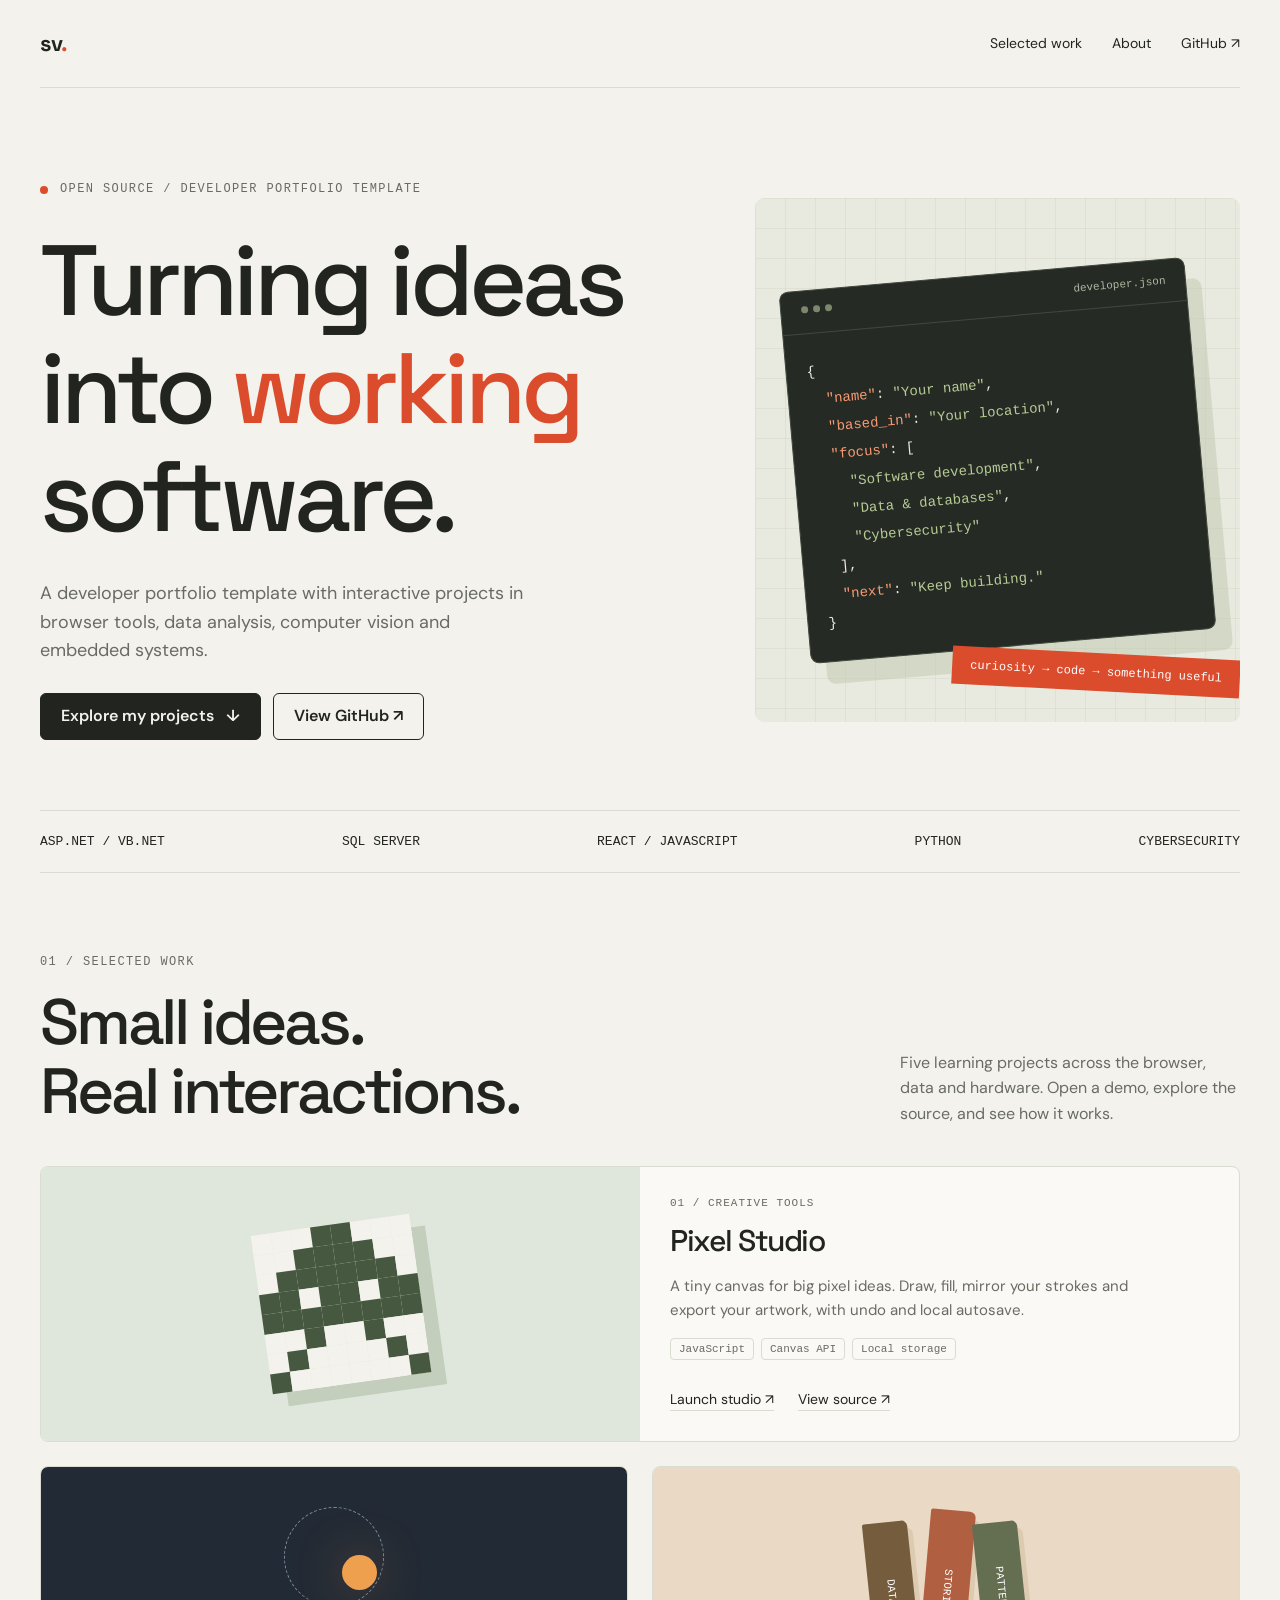
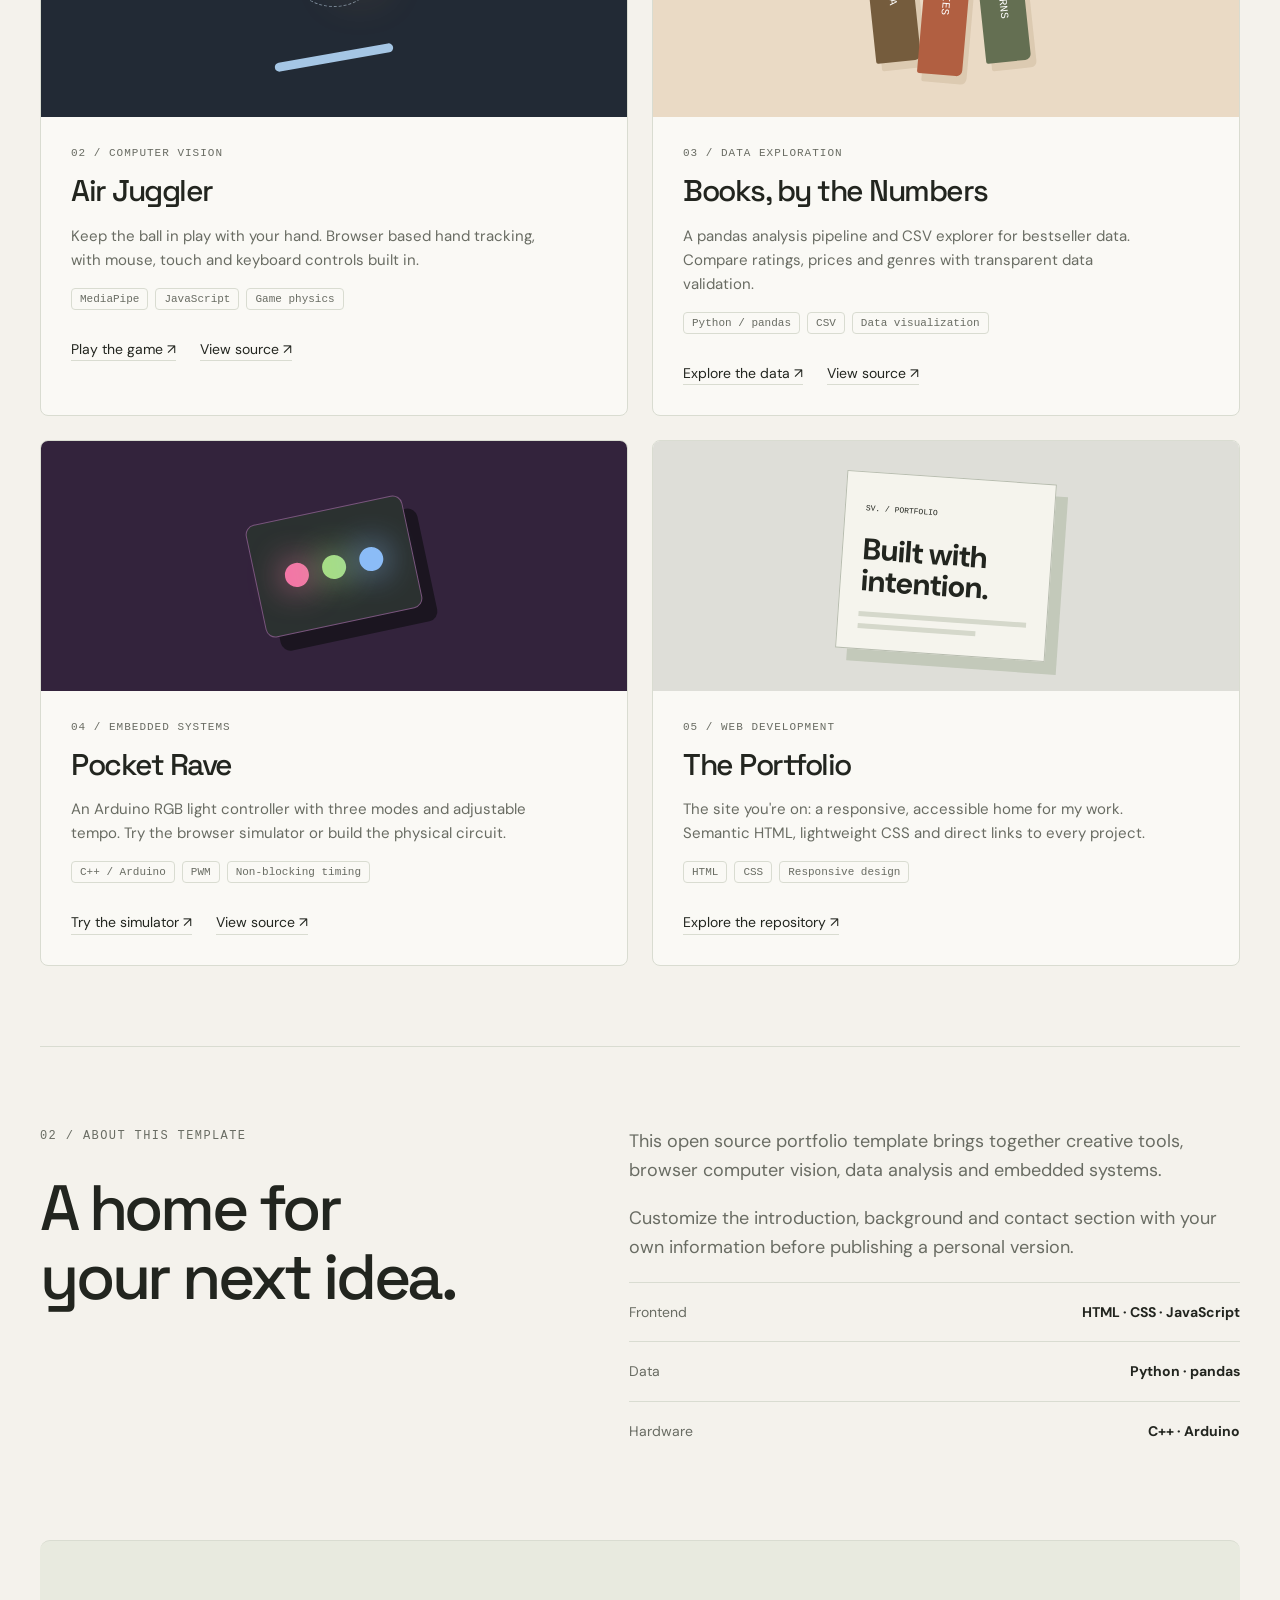
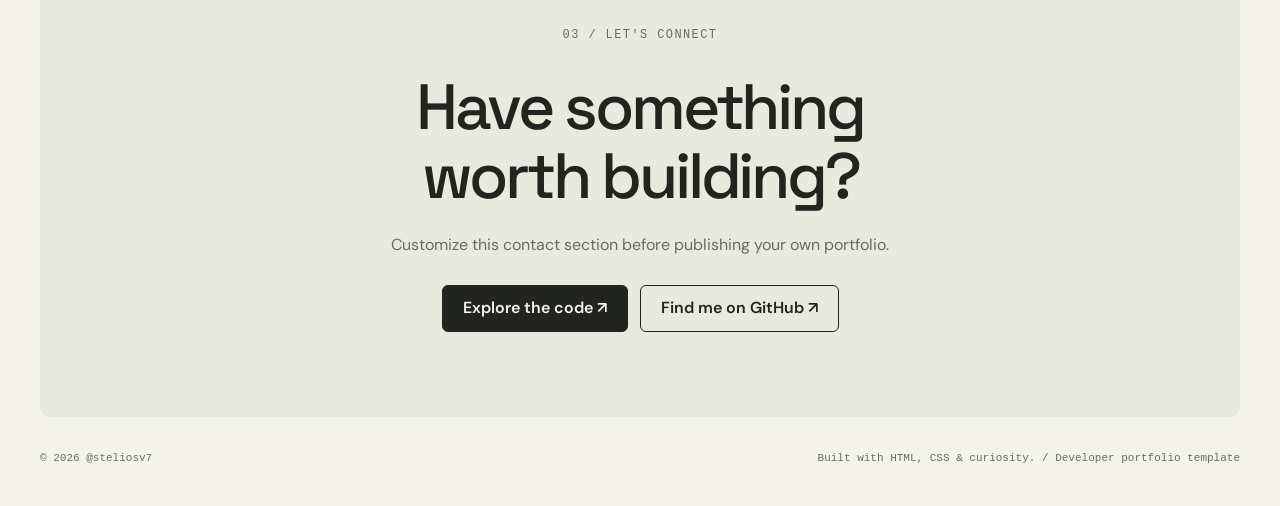
<file: index.html>
<!doctype html><html lang="en"><head><meta charset="utf-8"><meta name="viewport" content="width=device-width,initial-scale=1"><meta name="description" content="An open source developer portfolio template with four interactive project demos."><meta name="theme-color" content="#f4f2ec"><title>Developer Portfolio Template</title><link rel="stylesheet" href="styles.css"><link rel="icon" href="favicon.svg" type="image/svg+xml"></head><body><div class="wrap"><header class="nav"><a class="brand" href="#" aria-label="@steliosv7 home">sv<span>.</span></a><nav class="navlinks" aria-label="Main navigation"><a href="#work">Selected work</a><a href="#about">About</a><a href="https://github.com/steliosv7">GitHub ↗</a></nav></header><main><div class="hero"><div><div class="eyebrow"><span class="dot"></span>Open source / Developer portfolio template</div><h1>Turning ideas<br>into <em>working</em><br>software.</h1><p class="intro">A developer portfolio template with interactive projects in browser tools, data analysis, computer vision and embedded systems.</p><div class="actions"><a class="button" href="#work">Explore my projects <span>↓</span></a><a class="button secondary" href="https://github.com/steliosv7">View GitHub ↗</a></div></div><div class="hero-art" aria-label="Code illustration of my development interests"><div class="editor"><div class="editor-bar"><i></i><i></i><i></i><span>developer.json</span></div><pre>{
  <span class="orange">"name"</span>: <span class="green">"Your name"</span>,
  <span class="orange">"based_in"</span>: <span class="green">"Your location"</span>,
  <span class="orange">"focus"</span>: [
    <span class="green">"Software development"</span>,
    <span class="green">"Data & databases"</span>,
    <span class="green">"Cybersecurity"</span>
  ],
  <span class="orange">"next"</span>: <span class="green">"Keep building."</span>
}</pre></div><div class="floating-label">curiosity → code → something useful</div></div></div><div class="skills-strip"><span>ASP.NET / VB.NET</span><span>SQL SERVER</span><span>REACT / JAVASCRIPT</span><span>PYTHON</span><span>CYBERSECURITY</span></div><section id="work"><div class="section-head"><div><div class="eyebrow">01 / Selected work</div><h2>Small ideas.<br>Real interactions.</h2></div><p>Five learning projects across the browser, data and hardware. Open a demo, explore the source, and see how it works.</p></div><div class="project-grid">
<article class="project feature"><div class="project-visual art-pixel"><div class="pixel-sprite" id="sprite" aria-hidden="true"></div></div><div class="project-content"><div class="project-meta">01 / Creative tools</div><h3>Pixel Studio</h3><p>A tiny canvas for big pixel ideas. Draw, fill, mirror your strokes and export your artwork, with undo and local autosave.</p><div class="tags"><span class="tag">JavaScript</span><span class="tag">Canvas API</span><span class="tag">Local storage</span></div><div class="project-actions"><a href="projects/pixel-studio/">Launch studio ↗</a><a href="https://github.com/steliosv7/stelios/tree/main/projects/pixel-studio">View source ↗</a></div></div></article>
<article class="project"><div class="project-visual art-air"><div class="air-circle"></div><div class="air-ball"></div><div class="air-paddle"></div></div><div class="project-content"><div class="project-meta">02 / Computer vision</div><h3>Air Juggler</h3><p>Keep the ball in play with your hand. Browser based hand tracking, with mouse, touch and keyboard controls built in.</p><div class="tags"><span class="tag">MediaPipe</span><span class="tag">JavaScript</span><span class="tag">Game physics</span></div><div class="project-actions"><a href="projects/air-juggler/">Play the game ↗</a><a href="https://github.com/steliosv7/stelios/tree/main/projects/air-juggler">View source ↗</a></div></div></article>
<article class="project"><div class="project-visual art-books"><div class="book" style="background:#755c3d">DATA</div><div class="book" style="background:#b15f41">STORIES</div><div class="book" style="background:#646f52">PATTERNS</div></div><div class="project-content"><div class="project-meta">03 / Data exploration</div><h3>Books, by the Numbers</h3><p>A pandas analysis pipeline and CSV explorer for bestseller data. Compare ratings, prices and genres with transparent data validation.</p><div class="tags"><span class="tag">Python / pandas</span><span class="tag">CSV</span><span class="tag">Data visualization</span></div><div class="project-actions"><a href="projects/book-analysis/">Explore the data ↗</a><a href="https://github.com/steliosv7/stelios/tree/main/projects/book-analysis">View source ↗</a></div></div></article>
<article class="project"><div class="project-visual art-rave"><div class="rave-board" aria-hidden="true"><div class="led"></div><div class="led"></div><div class="led"></div></div></div><div class="project-content"><div class="project-meta">04 / Embedded systems</div><h3>Pocket Rave</h3><p>An Arduino RGB light controller with three modes and adjustable tempo. Try the browser simulator or build the physical circuit.</p><div class="tags"><span class="tag">C++ / Arduino</span><span class="tag">PWM</span><span class="tag">Non-blocking timing</span></div><div class="project-actions"><a href="projects/pocket-rave/">Try the simulator ↗</a><a href="https://github.com/steliosv7/stelios/tree/main/projects/pocket-rave">View source ↗</a></div></div></article>
<article class="project"><div class="project-visual art-site"><div class="mini-site" aria-hidden="true"><small>SV. / PORTFOLIO</small><strong>Built with<br>intention.</strong><div class="mini-line"></div><div class="mini-line" style="width:70%"></div></div></div><div class="project-content"><div class="project-meta">05 / Web development</div><h3>The Portfolio</h3><p>The site you're on: a responsive, accessible home for my work. Semantic HTML, lightweight CSS and direct links to every project.</p><div class="tags"><span class="tag">HTML</span><span class="tag">CSS</span><span class="tag">Responsive design</span></div><div class="project-actions"><a href="https://github.com/steliosv7/stelios">Explore the repository ↗</a></div></div></article>
</div></section><section class="about" id="about"><div><div class="eyebrow">02 / About this template</div><h2>A home for<br>your next idea.</h2></div><div class="about-copy"><p>This open source portfolio template brings together creative tools, browser computer vision, data analysis and embedded systems.</p><p>Customize the introduction, background and contact section with your own information before publishing a personal version.</p><div class="detail-row"><span>Frontend</span><strong>HTML · CSS · JavaScript</strong></div><div class="detail-row"><span>Data</span><strong>Python · pandas</strong></div><div class="detail-row"><span>Hardware</span><strong>C++ · Arduino</strong></div></div></section><section class="contact" id="contact"><div class="eyebrow" style="justify-content:center">03 / Let's connect</div><h2>Have something<br>worth building?</h2><p>Customize this contact section before publishing your own portfolio.</p><div class="actions"><a class="button" href="https://github.com/steliosv7">Explore the code ↗</a><a class="button secondary" href="https://github.com/steliosv7">Find me on GitHub ↗</a></div></section></main><footer><span>© 2026 @steliosv7</span><span>Built with HTML, CSS & curiosity. / Developer portfolio template</span></footer></div><script src="portfolio.js"></script></body></html>
</file>
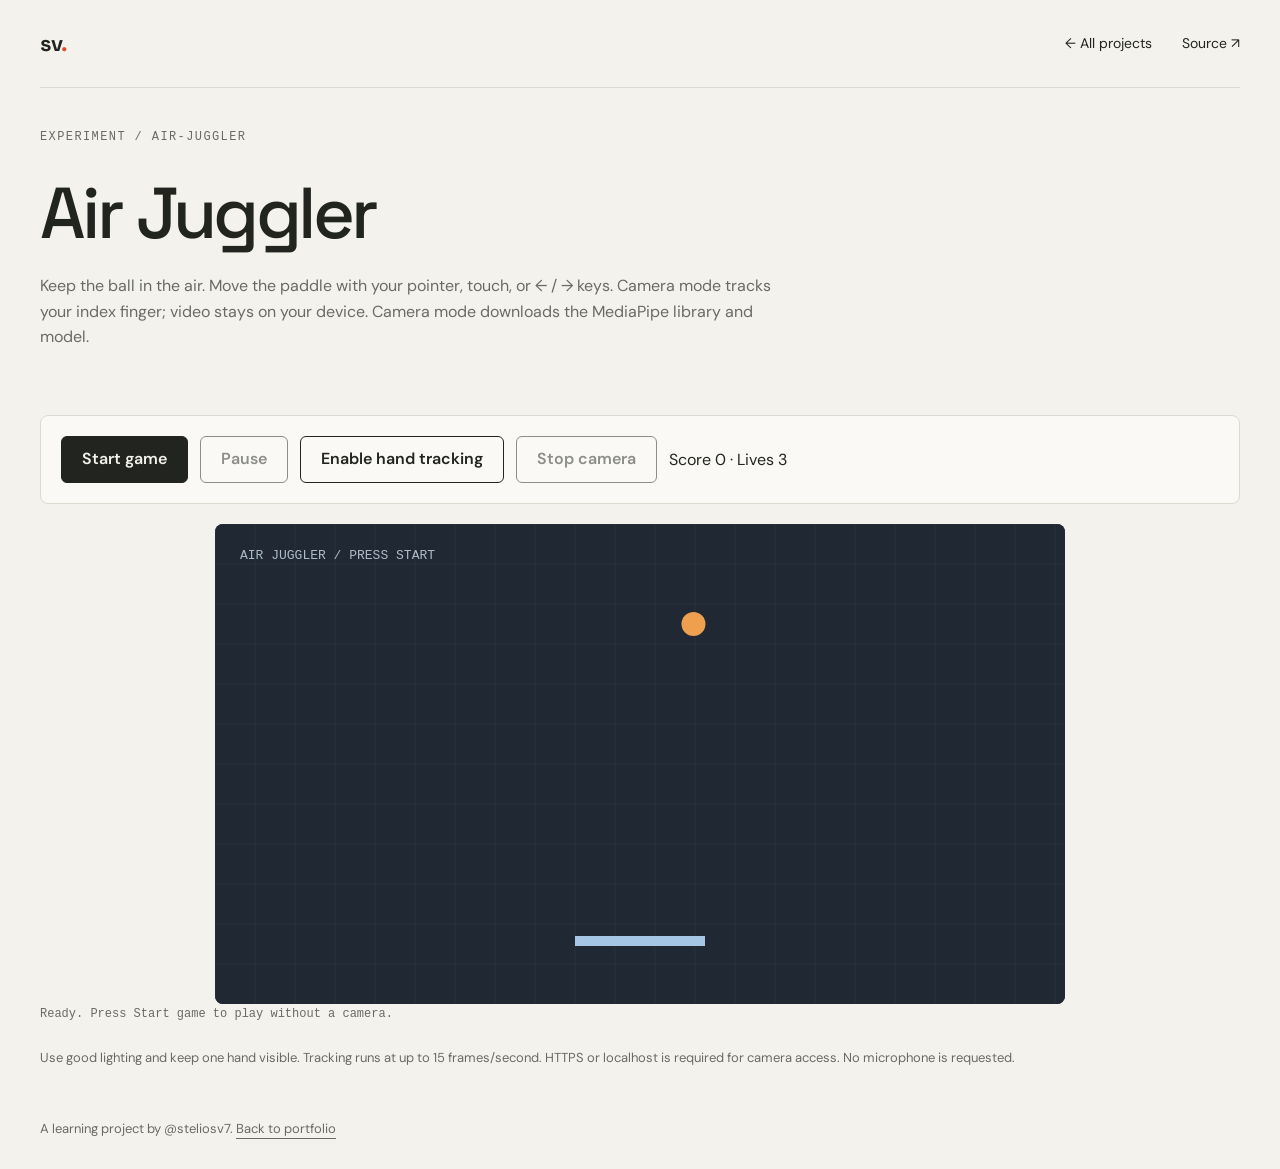
<file: projects/air-juggler/index.html>
<!doctype html><html lang="en"><head><meta charset="utf-8"><meta name="viewport" content="width=device-width,initial-scale=1"><title>Air Juggler — @steliosv7</title><meta name="description" content="Keep the ball in the air. Move the paddle with your pointer, touch, or ← / → keys. Camera mode tracks your index finger; video stays on your device. Camera mode downloads the MediaPipe library and model."><link rel="stylesheet" href="../../styles.css"><link rel="icon" href="../../favicon.svg"></head><body><div class="wrap"><header class="nav"><a class="brand" href="../../">sv<span>.</span></a><nav class="navlinks"><a href="../../#work">← All projects</a><a href="https://github.com/steliosv7/stelios/tree/main/projects/air-juggler">Source ↗</a></nav></header><main><div class="demo-header"><div class="eyebrow">Experiment / air-juggler</div><h1>Air Juggler</h1><p>Keep the ball in the air. Move the paddle with your pointer, touch, or ← / → keys. Camera mode tracks your index finger; video stays on your device. Camera mode downloads the MediaPipe library and model.</p></div>
<div class="toolbar"><button id="start">Start game</button><button id="pause" class="secondary" disabled>Pause</button><button id="camera" class="secondary">Enable hand tracking</button><button id="stop-camera" class="secondary" disabled>Stop camera</button><span id="score" aria-live="polite">Score 0 · Lives 3</span></div><div class="game-stage"><canvas id="game" width="850" height="480" tabindex="0" aria-label="Juggling game. Move with arrow keys, mouse or touch."></canvas><video id="video" autoplay playsinline muted hidden></video></div><p class="status" id="status" role="status">Ready. Press Start game to play without a camera.</p><p class="note">Use good lighting and keep one hand visible. Tracking runs at up to 15 frames/second. HTTPS or localhost is required for camera access. No microphone is requested.</p></main><div class="demo-footer">A learning project by @steliosv7. <a href="../../">Back to portfolio</a></div></div><script type="module" src="app.js"></script></body></html>
</file>
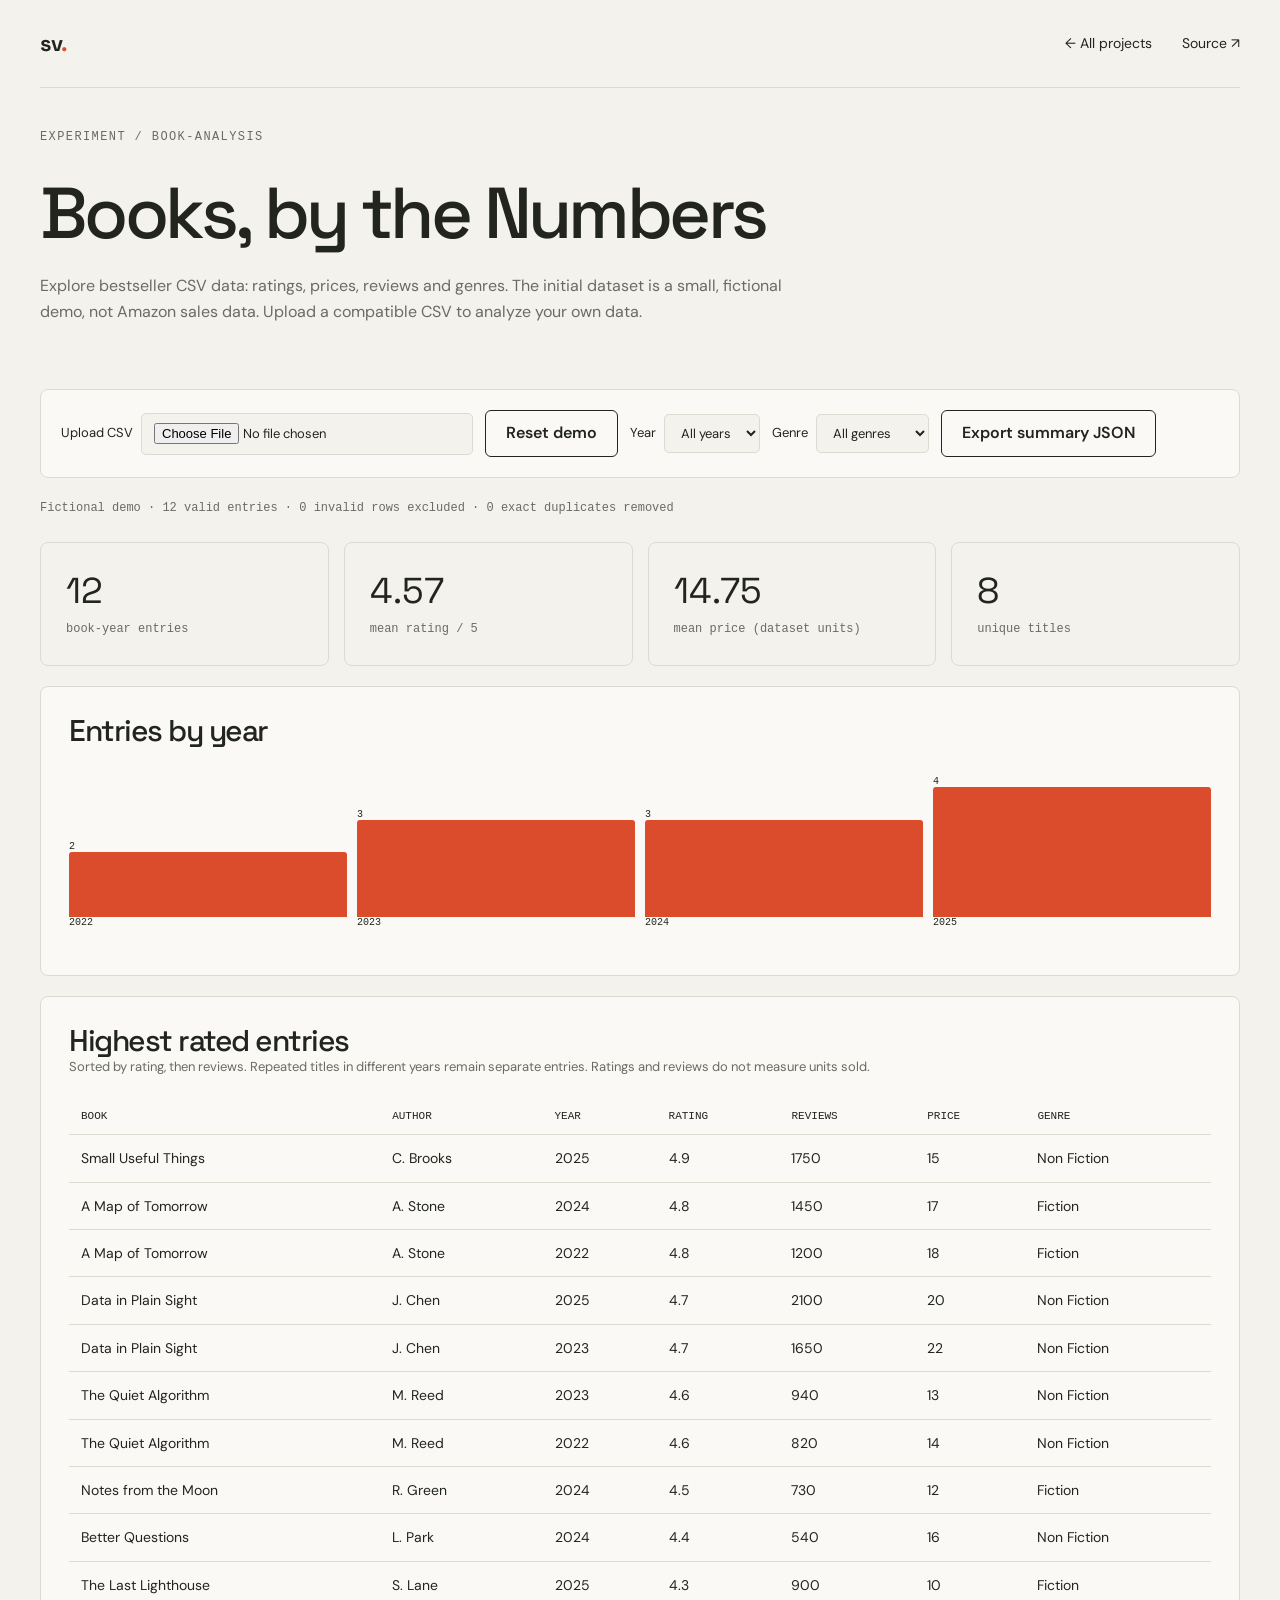
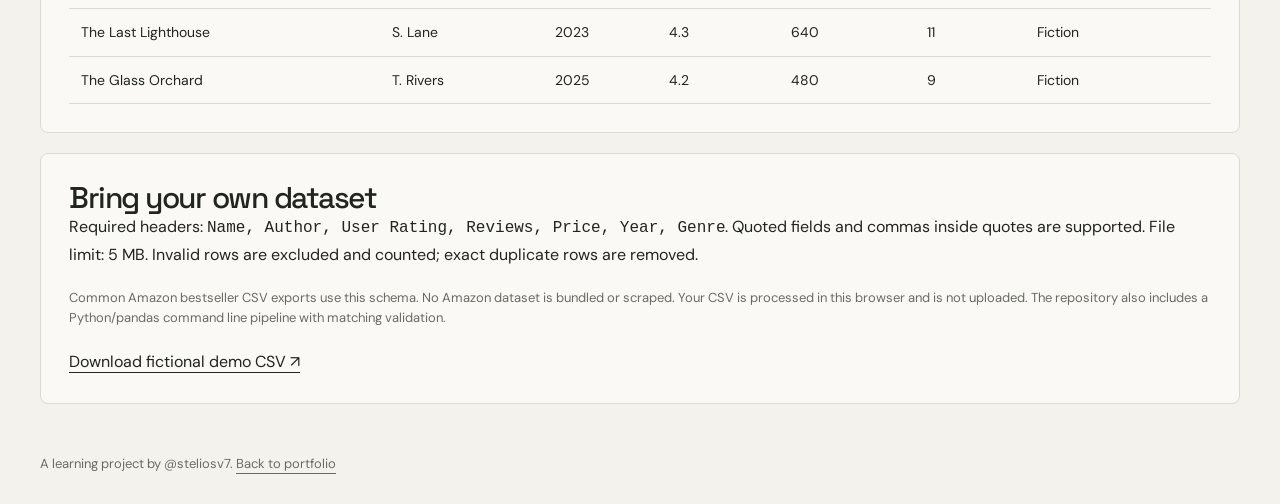
<file: projects/book-analysis/index.html>
<!doctype html><html lang="en"><head><meta charset="utf-8"><meta name="viewport" content="width=device-width,initial-scale=1"><title>Books, by the Numbers — @steliosv7</title><meta name="description" content="Explore bestseller CSV data: ratings, prices, reviews and genres. The initial dataset is a small, fictional demo, not Amazon sales data. Upload a compatible CSV to analyze your own data."><link rel="stylesheet" href="../../styles.css"><link rel="icon" href="../../favicon.svg"></head><body><div class="wrap"><header class="nav"><a class="brand" href="../../">sv<span>.</span></a><nav class="navlinks"><a href="../../#work">← All projects</a><a href="https://github.com/steliosv7/stelios/tree/main/projects/book-analysis">Source ↗</a></nav></header><main><div class="demo-header"><div class="eyebrow">Experiment / book-analysis</div><h1>Books, by the Numbers</h1><p>Explore bestseller CSV data: ratings, prices, reviews and genres. The initial dataset is a small, fictional demo, not Amazon sales data. Upload a compatible CSV to analyze your own data.</p></div>
<div class="toolbar"><label>Upload CSV <input id="csv" type="file" accept=".csv,text/csv"></label><button id="demo" class="secondary">Reset demo</button><label>Year <select id="year"><option value="all">All years</option></select></label><label>Genre <select id="genre"><option value="all">All genres</option></select></label><button id="export" class="secondary">Export summary JSON</button></div><p class="status" id="status" role="status">Loading fictional demo data…</p><div class="metric-grid"><div class="metric"><strong id="count">—</strong><span>book-year entries</span></div><div class="metric"><strong id="rating">—</strong><span>mean rating / 5</span></div><div class="metric"><strong id="price">—</strong><span>mean price (dataset units)</span></div><div class="metric"><strong id="unique">—</strong><span>unique titles</span></div></div><div class="panel"><h3>Entries by year</h3><div class="bars" id="bars" role="img" aria-label="Book-year entry counts"></div><div style="height:30px"></div></div><div class="panel"><h3>Highest rated entries</h3><p class="note">Sorted by rating, then reviews. Repeated titles in different years remain separate entries. Ratings and reviews do not measure units sold.</p><div class="table-scroll"><table><thead><tr><th>Book</th><th>Author</th><th>Year</th><th>Rating</th><th>Reviews</th><th>Price</th><th>Genre</th></tr></thead><tbody id="books"></tbody></table></div></div><div class="panel"><h3>Bring your own dataset</h3><p>Required headers: <code>Name, Author, User Rating, Reviews, Price, Year, Genre</code>. Quoted fields and commas inside quotes are supported. File limit: 5 MB. Invalid rows are excluded and counted; exact duplicate rows are removed.</p><p class="note">Common Amazon bestseller CSV exports use this schema. No Amazon dataset is bundled or scraped. Your CSV is processed in this browser and is not uploaded. The repository also includes a Python/pandas command line pipeline with matching validation.</p><a href="data/demo_books.csv" download>Download fictional demo CSV ↗</a></div></main><div class="demo-footer">A learning project by @steliosv7. <a href="../../">Back to portfolio</a></div></div><script type="module" src="app.js"></script></body></html>
</file>
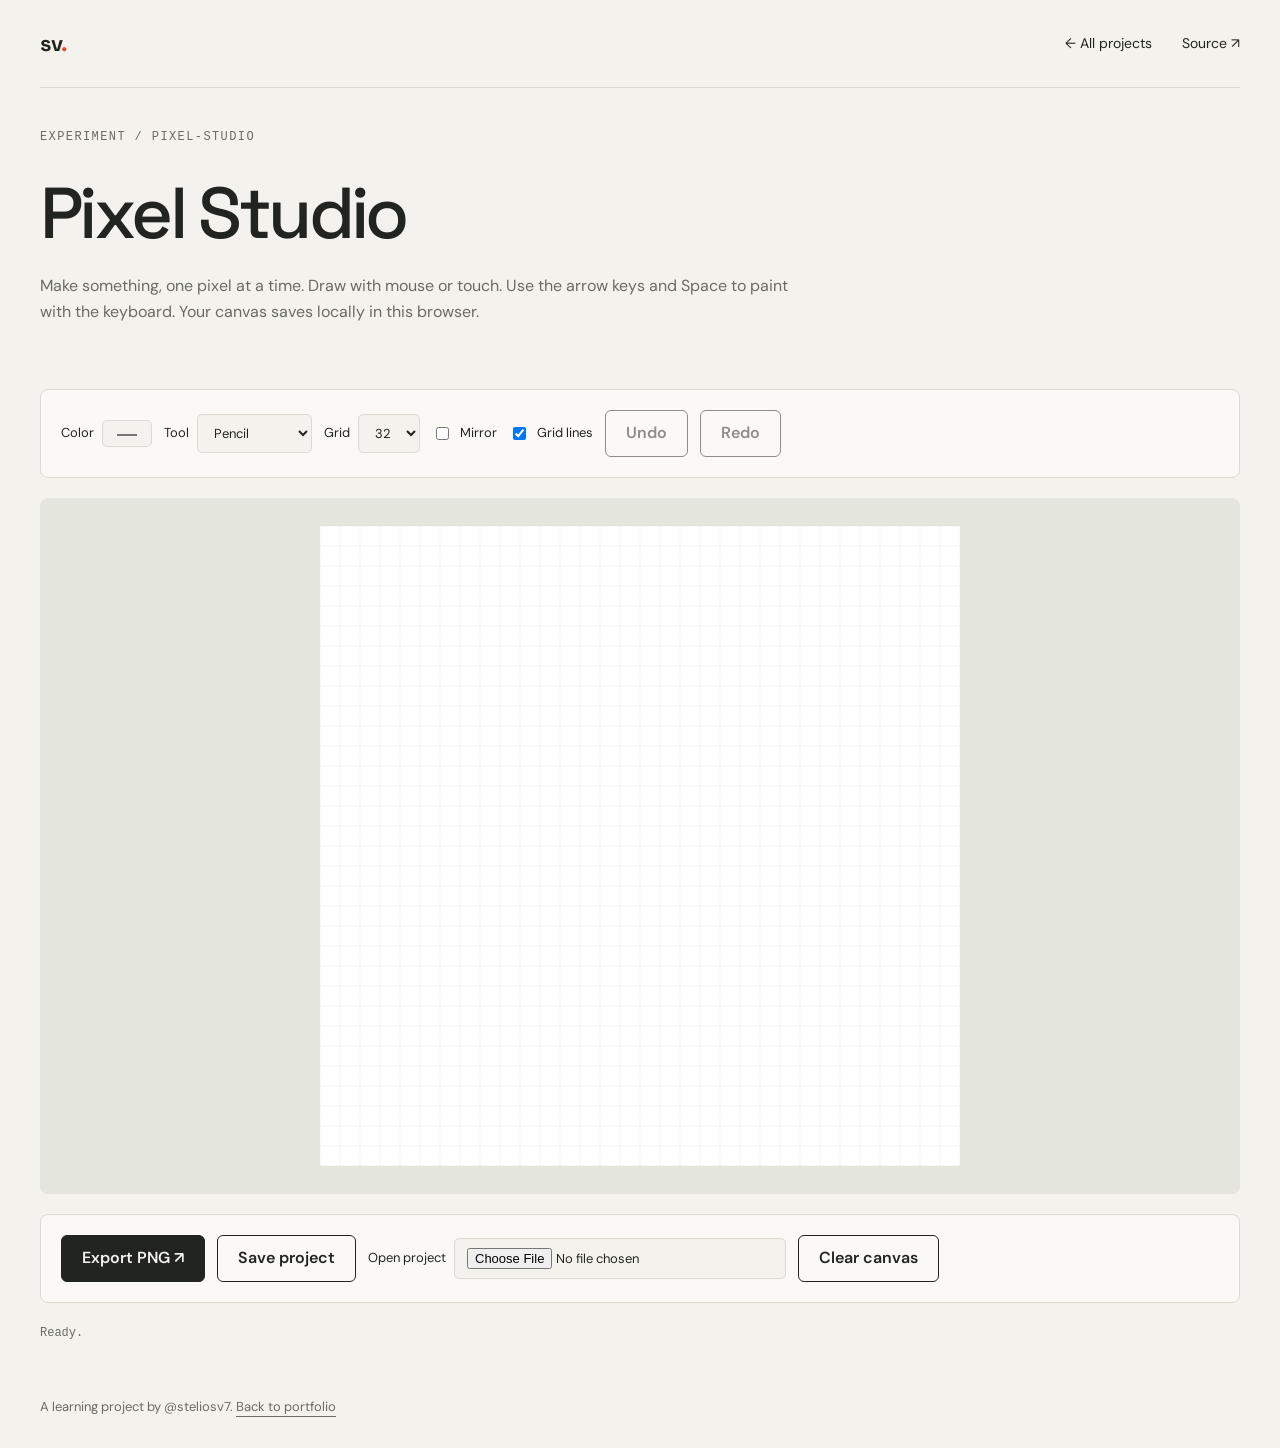
<file: projects/pixel-studio/index.html>
<!doctype html><html lang="en"><head><meta charset="utf-8"><meta name="viewport" content="width=device-width,initial-scale=1"><title>Pixel Studio — @steliosv7</title><meta name="description" content="Make something, one pixel at a time. Draw with mouse or touch. Use the arrow keys and Space to paint with the keyboard. Your canvas saves locally in this browser."><link rel="stylesheet" href="../../styles.css"><link rel="icon" href="../../favicon.svg"></head><body><div class="wrap"><header class="nav"><a class="brand" href="../../">sv<span>.</span></a><nav class="navlinks"><a href="../../#work">← All projects</a><a href="https://github.com/steliosv7/stelios/tree/main/projects/pixel-studio">Source ↗</a></nav></header><main><div class="demo-header"><div class="eyebrow">Experiment / pixel-studio</div><h1>Pixel Studio</h1><p>Make something, one pixel at a time. Draw with mouse or touch. Use the arrow keys and Space to paint with the keyboard. Your canvas saves locally in this browser.</p></div>
<div class="toolbar"><label>Color <input type="color" id="color" value="#db4c2d"></label><label>Tool <select id="tool"><option value="draw">Pencil</option><option value="erase">Eraser</option><option value="fill">Fill</option><option value="pick">Eyedropper</option></select></label><label>Grid <select id="size"><option>16</option><option selected>32</option><option>64</option></select></label><label><input type="checkbox" id="mirror">Mirror</label><label><input type="checkbox" id="grid" checked>Grid lines</label><button id="undo" class="secondary">Undo</button><button id="redo" class="secondary">Redo</button></div><div class="canvas-wrap"><canvas width="640" height="640" id="canvas" tabindex="0" role="img" aria-label="Pixel canvas. Arrow keys move the cursor and Space paints."></canvas></div><div class="toolbar"><button id="export">Export PNG ↗</button><button id="save-json" class="secondary">Save project</button><label>Open project <input type="file" accept="application/json,.json" id="load-json"></label><button id="clear" class="secondary">Clear canvas</button></div><p class="status" id="status" role="status" aria-live="polite">Ready.</p></main><div class="demo-footer">A learning project by @steliosv7. <a href="../../">Back to portfolio</a></div></div><script defer src="app.js"></script></body></html>
</file>
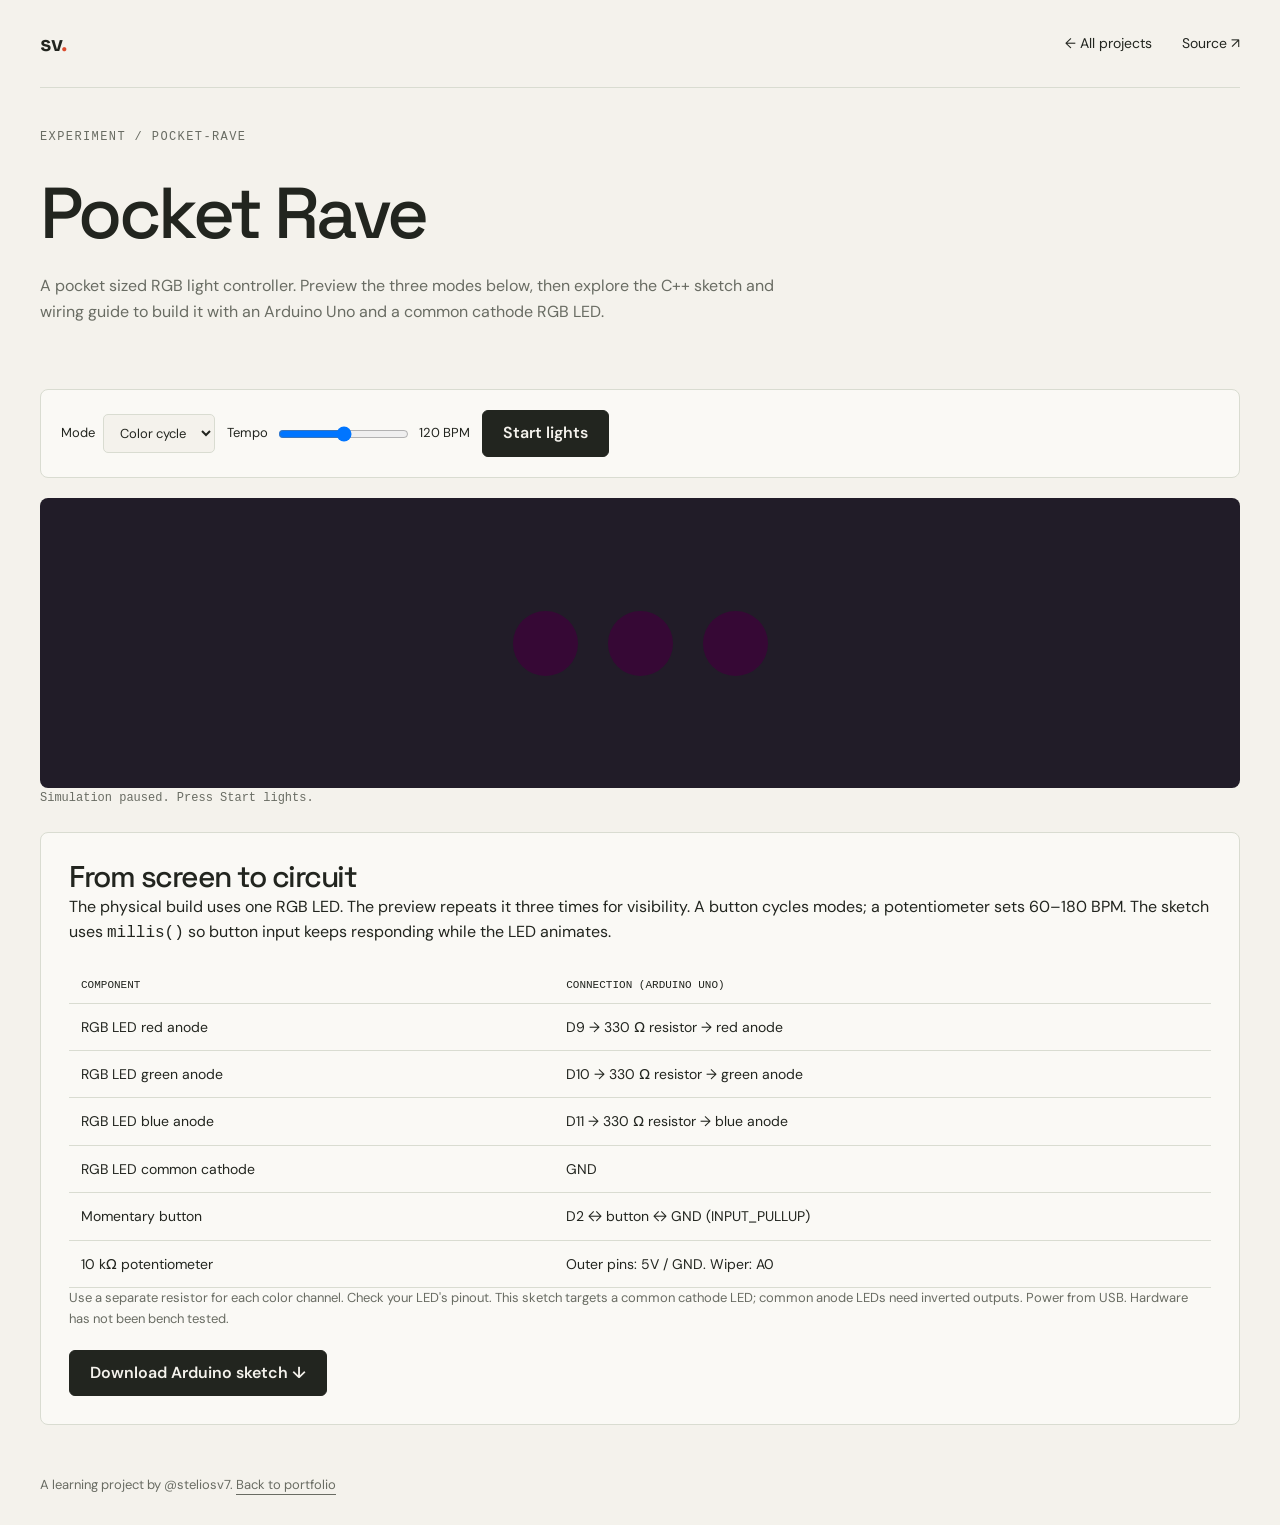
<file: projects/pocket-rave/index.html>
<!doctype html><html lang="en"><head><meta charset="utf-8"><meta name="viewport" content="width=device-width,initial-scale=1"><title>Pocket Rave — @steliosv7</title><meta name="description" content="A pocket sized RGB light controller. Preview the three modes below, then explore the C++ sketch and wiring guide to build it with an Arduino Uno and a common cathode RGB LED."><link rel="stylesheet" href="../../styles.css"><link rel="icon" href="../../favicon.svg"></head><body><div class="wrap"><header class="nav"><a class="brand" href="../../">sv<span>.</span></a><nav class="navlinks"><a href="../../#work">← All projects</a><a href="https://github.com/steliosv7/stelios/tree/main/projects/pocket-rave">Source ↗</a></nav></header><main><div class="demo-header"><div class="eyebrow">Experiment / pocket-rave</div><h1>Pocket Rave</h1><p>A pocket sized RGB light controller. Preview the three modes below, then explore the C++ sketch and wiring guide to build it with an Arduino Uno and a common cathode RGB LED.</p></div>
<div class="toolbar"><label>Mode <select id="mode"><option value="0">Color cycle</option><option value="1">Beat pulse</option><option value="2">Chase</option></select></label><label>Tempo <input type="range" id="bpm" min="60" max="180" value="120"><output id="tempo">120 BPM</output></label><button id="power">Start lights</button></div><div class="rave-sim" role="img" aria-label="RGB LED simulator; stopped" id="sim"><div class="sim-led"></div><div class="sim-led"></div><div class="sim-led"></div></div><p class="status" id="status" role="status">Simulation paused. Press Start lights.</p><div class="panel"><h3>From screen to circuit</h3><p>The physical build uses one RGB LED. The preview repeats it three times for visibility. A button cycles modes; a potentiometer sets 60–180 BPM. The sketch uses <code>millis()</code> so button input keeps responding while the LED animates.</p><div class="table-scroll"><table><thead><tr><th>Component</th><th>Connection (Arduino Uno)</th></tr></thead><tbody><tr><td>RGB LED red anode</td><td>D9 → 330 Ω resistor → red anode</td></tr><tr><td>RGB LED green anode</td><td>D10 → 330 Ω resistor → green anode</td></tr><tr><td>RGB LED blue anode</td><td>D11 → 330 Ω resistor → blue anode</td></tr><tr><td>RGB LED common cathode</td><td>GND</td></tr><tr><td>Momentary button</td><td>D2 ↔ button ↔ GND (INPUT_PULLUP)</td></tr><tr><td>10 kΩ potentiometer</td><td>Outer pins: 5V / GND. Wiper: A0</td></tr></tbody></table></div><p class="note">Use a separate resistor for each color channel. Check your LED's pinout. This sketch targets a common cathode LED; common anode LEDs need inverted outputs. Power from USB. Hardware has not been bench tested.</p><a class="button" href="pocket_rave/pocket_rave.ino" download>Download Arduino sketch ↓</a></div></main><div class="demo-footer">A learning project by @steliosv7. <a href="../../">Back to portfolio</a></div></div><script defer src="app.js"></script></body></html>
</file>
<file: styles.css>
@import url('https://fonts.googleapis.com/css2?family=DM+Sans:wght@400;500;600;700&family=Space+Grotesk:wght@400;500;600;700&display=swap');
:root{--bg:#f4f2ec;--ink:#22251f;--muted:#696c63;--line:#d9dcd1;--accent:#db4c2d;--soft:#e8eadf;--mono:ui-monospace,SFMono-Regular,Consolas,monospace}*{box-sizing:border-box}html{scroll-behavior:smooth;scroll-padding-top:90px}body{margin:0;background:var(--bg);color:var(--ink);font:16px/1.6 'DM Sans',system-ui,sans-serif}h1,h2,h3{font-family:'Space Grotesk',system-ui,sans-serif;line-height:1.08;letter-spacing:-.05em;margin:0}h1{font-size:clamp(56px,7.8vw,112px);font-weight:500}h2{font-size:clamp(36px,5vw,66px);font-weight:500}h3{font-size:30px;font-weight:500}p{margin:0 0 20px}a{color:inherit;text-underline-offset:5px}button,input,select{font:inherit}button,.button{border:1px solid var(--ink);background:var(--ink);color:var(--bg);border-radius:6px;padding:12px 20px;cursor:pointer;text-decoration:none;display:inline-flex;align-items:center;justify-content:center;gap:12px;font-weight:600;line-height:1.3}button:hover,.button:hover{background:var(--accent);border-color:var(--accent);color:white}.secondary{background:transparent;color:var(--ink)}button:disabled{opacity:.5;cursor:wait}a:focus-visible,button:focus-visible,input:focus-visible,select:focus-visible,canvas:focus-visible{outline:3px solid var(--accent);outline-offset:4px}input,select{border:1px solid var(--line);padding:9px 12px;border-radius:5px;background:var(--bg);color:var(--ink)}.wrap{width:min(1200px,calc(100% - 80px));margin:auto}.nav{display:flex;justify-content:space-between;align-items:center;padding:26px 0;border-bottom:1px solid var(--line);gap:20px}.brand{font-family:'Space Grotesk',sans-serif;font-weight:700;text-decoration:none;font-size:22px;letter-spacing:-1px}.brand span{color:var(--accent)}.navlinks{display:flex;gap:30px;font-size:14px}.navlinks a{text-decoration:none}.eyebrow{font:12px/1.6 var(--mono);text-transform:uppercase;letter-spacing:1.4px;color:var(--muted);display:flex;align-items:center;gap:12px;margin-bottom:28px}.dot{width:8px;height:8px;background:var(--accent);border-radius:50%;display:inline-block}.hero{padding:92px 0 70px;display:grid;grid-template-columns:1.35fr 1fr;gap:60px;align-items:center}.hero h1 em{font-style:normal;color:var(--accent)}.hero .intro{max-width:500px;color:var(--muted);font-size:18px;margin-top:28px}.actions{display:flex;gap:12px;flex-wrap:wrap;margin-top:28px}.hero-art{background:var(--soft);aspect-ratio:1/1.08;border-radius:9px;position:relative;display:grid;place-items:center;overflow:hidden}.hero-art:before{content:'';position:absolute;inset:0;background-image:linear-gradient(#c5cab94a 1px,transparent 1px),linear-gradient(90deg,#c5cab94a 1px,transparent 1px);background-size:30px 30px}.editor{width:84%;position:relative;background:#262a25;border:1px solid #40483c;border-radius:9px;color:#ecece1;box-shadow:15px 22px 0 #bbc4ab75;transform:rotate(-5deg)}.editor-bar{padding:15px 20px;border-bottom:1px solid #42473c;font:11px var(--mono);display:flex;gap:5px;color:#afb8a0}.editor-bar i{width:7px;height:7px;background:#7b886d;border-radius:50%}.editor-bar span{margin-left:auto}.editor pre{padding:24px 20px;font:clamp(10px,1.13vw,14px)/2 var(--mono);margin:0;white-space:pre-wrap}.editor .orange{color:#f99b71}.editor .green{color:#b6cc94}.floating-label{position:absolute;right:0;bottom:31px;padding:12px 18px;background:var(--accent);color:white;font:12px var(--mono);transform:rotate(3deg)}.skills-strip{border-top:1px solid var(--line);border-bottom:1px solid var(--line);padding:23px 0;display:flex;justify-content:space-between;flex-wrap:wrap;gap:16px;font:13px var(--mono)}section{padding:80px 0}.section-head{display:flex;justify-content:space-between;gap:24px;align-items:end;margin-bottom:40px}.section-head p{max-width:340px;color:var(--muted);margin:0}.section-head .eyebrow{margin-bottom:16px}.project-grid{display:grid;grid-template-columns:1fr 1fr;gap:24px}.project{border:1px solid var(--line);border-radius:8px;overflow:hidden;background:#faf9f5;display:flex;flex-direction:column}.project.feature{grid-column:1/-1;display:grid;grid-template-columns:1fr 1fr}.project-visual{min-height:250px;display:grid;place-items:center;position:relative;overflow:hidden}.project-content{padding:30px;display:flex;flex-direction:column;gap:16px}.project-content p{color:var(--muted);font-size:15px;margin:0;max-width:480px}.project-meta{font:11px var(--mono);color:var(--muted);text-transform:uppercase;letter-spacing:1px}.project-actions{display:flex;gap:24px;font-size:14px;margin-top:auto;padding-top:12px}.project-actions a{text-decoration:none;border-bottom:1px solid var(--line)}.tags{display:flex;flex-wrap:wrap;gap:7px}.tag{font:11px var(--mono);border:1px solid var(--line);border-radius:4px;padding:4px 8px;color:var(--muted)}.art-pixel{background:#dfe6db}.pixel-sprite{display:grid;grid-template-columns:repeat(8,20px);image-rendering:pixelated;transform:rotate(-8deg);box-shadow:14px 14px 0 #c3cebc}.pixel-sprite span{height:20px}.art-air{background:#222a35;color:white}.air-circle{width:100px;height:100px;border-radius:50%;border:1px dashed #798999;position:absolute;top:40px;left:calc(50% - 50px)}.air-ball{width:35px;height:35px;border-radius:50%;background:#eea04e;box-shadow:0 0 50px #eea04e50;transform:translate(25px,-20px)}.air-paddle{width:120px;height:9px;background:#a5c6e5;position:absolute;bottom:55px;border-radius:10px;transform:rotate(-10deg)}.art-books{background:#eadac5;display:flex;gap:10px;align-items:center;justify-content:center}.book{height:140px;width:45px;writing-mode:vertical-rl;display:flex;align-items:center;justify-content:center;font:11px var(--mono);color:#fff;box-shadow:5px 8px 0 #ae977340;transform:rotate(-6deg);border-radius:2px 6px 6px 2px}.book:nth-child(2){height:165px;transform:rotate(5deg)}.art-rave{background:#33233c}.rave-board{width:160px;height:115px;border:1px solid #79557d;border-radius:10px;position:relative;background:#2b3130;transform:rotate(-12deg);display:flex;align-items:center;justify-content:center;gap:14px;box-shadow:12px 16px 0 #1b1520}.led{width:24px;height:24px;background:#f376a6;border-radius:50%;box-shadow:0 0 34px #f376a6}.led:nth-child(2){background:#a6dd86;box-shadow:0 0 34px #a6dd86}.led:nth-child(3){background:#8bbcf7;box-shadow:0 0 34px #8bbcf7}.art-site{background:#deded8}.mini-site{background:#f5f4ed;width:210px;padding:20px;border:1px solid #b8bdb0;box-shadow:12px 12px 0 #c3c9ba;transform:rotate(4deg)}.mini-site small{font:8px var(--mono)}.mini-site strong{display:block;font-size:30px;line-height:1.05;letter-spacing:-1px;margin:15px 0}.mini-line{height:5px;background:#d5d8cb;margin-top:7px}.about{display:grid;grid-template-columns:1fr 1.25fr;gap:100px;border-top:1px solid var(--line)}.about-copy p{color:var(--muted);font-size:18px}.detail-row{display:flex;justify-content:space-between;border-top:1px solid var(--line);padding:18px 0;gap:25px;font-size:14px}.detail-row span{color:var(--muted)}.contact{border-top:1px solid var(--line);text-align:center;padding:85px 0;background:var(--soft);border-radius:10px}.contact h2{max-width:750px;margin:auto}.contact p{color:var(--muted);margin-top:20px}.contact .actions{justify-content:center}footer{padding:35px 0;display:flex;justify-content:space-between;gap:20px;font:11px var(--mono);color:var(--muted)}.demo-header{padding:40px 0 25px}.demo-header h1{font-size:clamp(42px,6vw,72px);margin:20px 0}.demo-header p{color:var(--muted);max-width:750px}.toolbar{display:flex;gap:12px;align-items:center;flex-wrap:wrap;padding:20px;border:1px solid var(--line);border-radius:8px;background:#faf9f5;margin:20px 0}.toolbar label{display:flex;align-items:center;gap:8px;font-size:13px}.toolbar input[type=range]{padding:0;max-width:140px}.panel{border:1px solid var(--line);background:#faf9f5;border-radius:8px;padding:28px;margin:20px 0}.status{color:var(--muted);font:12px/1.7 var(--mono);min-height:24px}.canvas-wrap{display:flex;justify-content:center;background:#e4e6dd;padding:28px;border-radius:8px}.canvas-wrap canvas{max-width:100%;height:auto;image-rendering:pixelated;background:white;touch-action:none;cursor:crosshair}.demo-footer{padding:30px 0;color:var(--muted);font-size:13px}.metric-grid{display:grid;grid-template-columns:repeat(4,1fr);gap:15px}.metric{padding:25px;border:1px solid var(--line);border-radius:8px}.metric strong{font:36px 'Space Grotesk',sans-serif;display:block}.metric span{font:12px var(--mono);color:var(--muted)}table{width:100%;border-collapse:collapse;font-size:14px}th,td{text-align:left;padding:12px;border-bottom:1px solid var(--line)}.table-scroll{overflow-x:auto}th{font:11px var(--mono);text-transform:uppercase;white-space:nowrap}.bars{display:flex;gap:10px;height:170px;align-items:end;padding-top:20px}.bar{background:var(--accent);min-width:32px;flex:1;position:relative;border-radius:3px 3px 0 0}.bar span{position:absolute;bottom:100%;font:10px var(--mono);white-space:nowrap;left:0}.bar small{position:absolute;top:100%;font:10px var(--mono);left:0}.game-stage{position:relative;width:min(850px,100%);margin:auto}.game-stage canvas{width:100%;display:block;border-radius:8px;touch-action:none;background:#202833}.game-stage video{position:absolute;width:140px;bottom:18px;right:18px;border:1px solid #a3acb8;border-radius:8px;transform:scaleX(-1)}.rave-sim{background:#211c28;min-height:290px;display:flex;justify-content:center;align-items:center;gap:30px;border-radius:8px}.sim-led{width:65px;height:65px;border-radius:50%;background:#db4c2d;transition:background 80ms,box-shadow 80ms}.note{font-size:13px;color:var(--muted)}@media(max-width:800px){.wrap{width:calc(100% - 36px)}.hero{grid-template-columns:1fr;padding-top:50px;gap:40px}.hero-art{aspect-ratio:1.4;max-width:550px}.editor pre{font-size:13px}.hero h1{font-size:68px}.navlinks{gap:16px;font-size:12px}.section-head{align-items:start;flex-direction:column}.project.feature{display:flex}.project-grid{grid-template-columns:1fr}.about{grid-template-columns:1fr;gap:35px}.metric-grid{grid-template-columns:1fr 1fr}section{padding:55px 0}.contact{padding:55px 20px}footer{flex-direction:column}.toolbar{padding:15px}.panel{padding:18px}.canvas-wrap{padding:15px}}@media(prefers-reduced-motion:reduce){html{scroll-behavior:auto}*{transition:none!important}}
</file>
